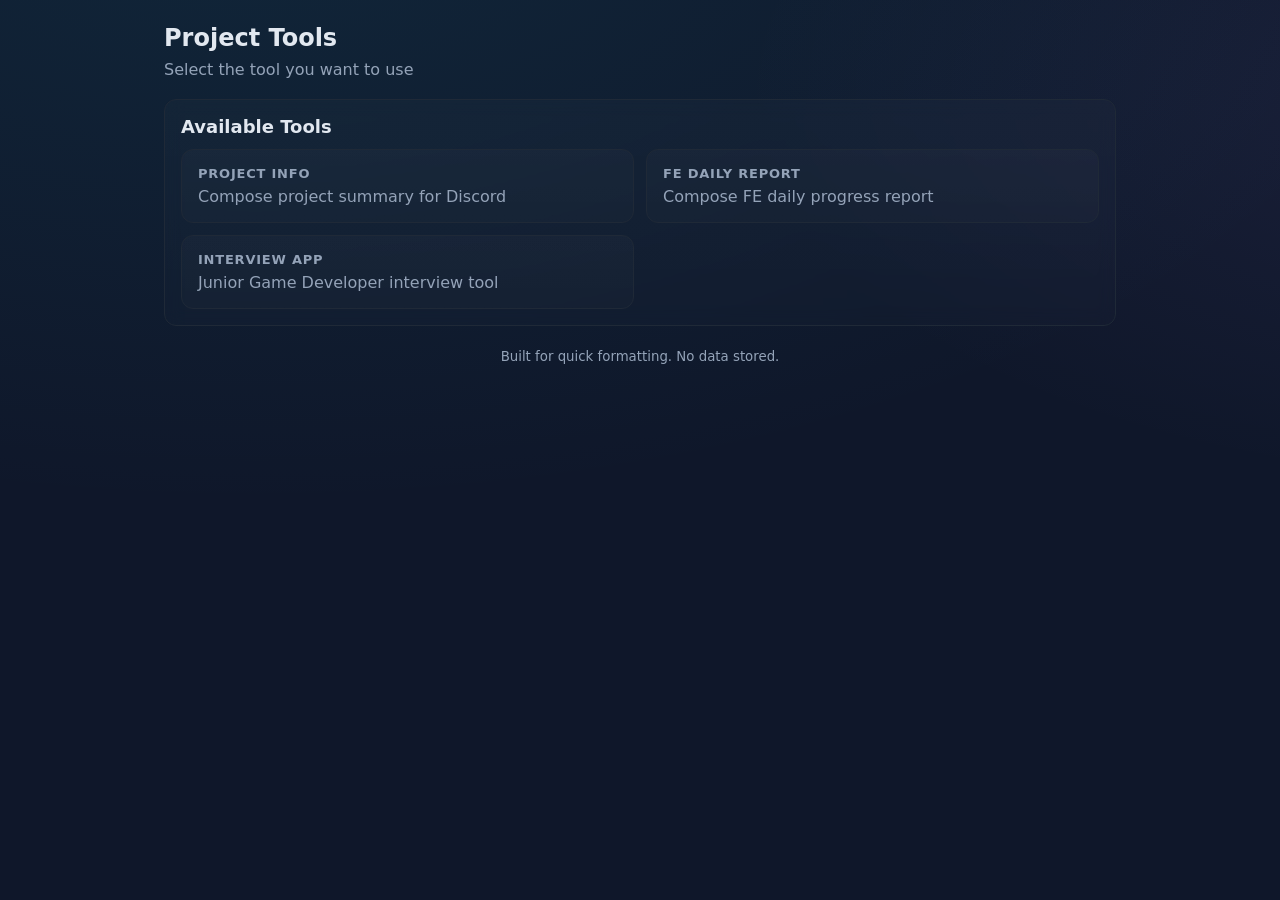
<file: index.html>
<!doctype html>
<html lang="vi">
  <head>
    <meta charset="utf-8" />
    <meta name="viewport" content="width=device-width, initial-scale=1" />
    <title>Project Tools Hub</title>
    <link rel="stylesheet" href="./assets/css/styles.css" />
  </head>
  <body>
    <main class="container">
      <header class="header">
        <div class="header-row">
          <div>
            <h1>Project Tools</h1>
            <p>Select the tool you want to use</p>
          </div>
        </div>
      </header>

      <section class="panel">
        <h2>Available Tools</h2>
        <div class="tool-grid">
          <a class="tool-card" href="./apps/project-info/index.html">
            <h3>Project Info</h3>
            <p>Compose project summary for Discord</p>
          </a>
          <a class="tool-card" href="./apps/daily-report/index.html">
            <h3>FE Daily Report</h3>
            <p>Compose FE daily progress report</p>
          </a>
          <a class="tool-card" href="./apps/interview/interview-app.html">
            <h3>Interview App</h3>
            <p>Junior Game Developer interview tool</p>
          </a>
        </div>
      </section>

      <footer class="footer">
        <small>Built for quick formatting. No data stored.</small>
      </footer>
    </main>
  </body>
  </html>
</file>
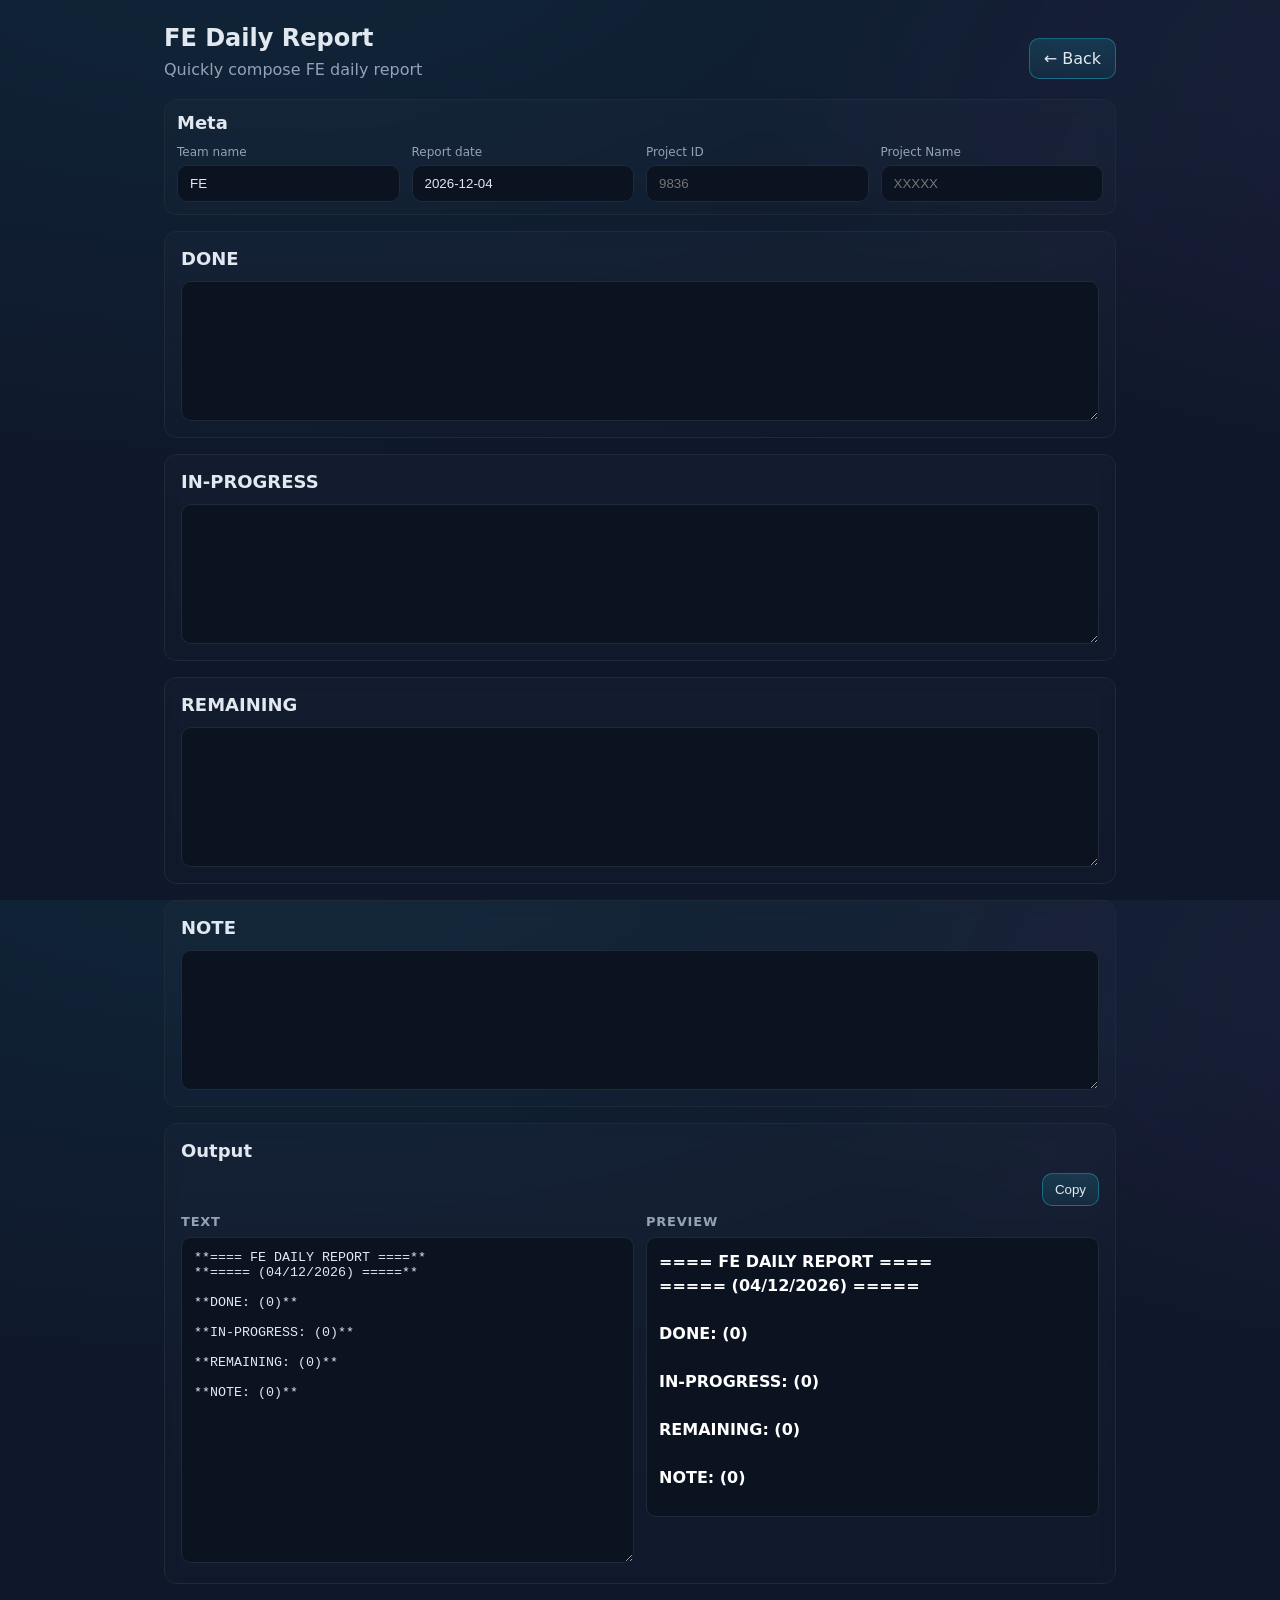
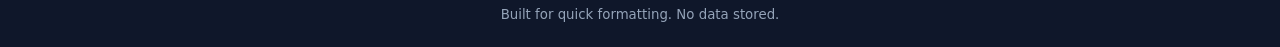
<file: apps/daily-report/index.html>
<!doctype html>
<html lang="vi">
  <head>
    <meta charset="utf-8" />
    <meta name="viewport" content="width=device-width, initial-scale=1" />
    <title>FE Daily Report - Project Tools</title>
    <link rel="stylesheet" href="../../assets/css/styles.css" />
  </head>
  <body>
    <main class="container">
      <header class="header">
        <div class="header-row">
          <div>
            <h1>FE Daily Report</h1>
            <p>Quickly compose FE daily report</p>
          </div>
          <a href="../../index.html" class="btn">← Back</a>
        </div>
      </header>

      <section class="panel compact">
        <h2>Meta</h2>
        <div class="compact-grid">
          <label class="field">
            <span>Team name</span>
            <input id="dailyTeam" type="text" placeholder="FE" />
          </label>
          <label class="field">
            <span>Report date</span>
            <div class="date-inline">
              <input id="dailyDate" type="text" placeholder="YYYY-MM-DD" />
            </div>
          </label>
          <label class="field">
            <span>Project ID</span>
            <input id="dailyProjectId" type="text" placeholder="9836" />
          </label>
          <label class="field">
            <span>Project Name</span>
            <input id="dailyProjectName" type="text" placeholder="XXXXX" />
          </label>
        </div>
      </section>

      <section class="panel">
        <h2>DONE</h2>
        <label class="field">
          <textarea id="dailyDone" rows="6" spellcheck="false"></textarea>
        </label>
      </section>

      <section class="panel">
        <h2>IN-PROGRESS</h2>
        <label class="field">
          <textarea id="dailyInProgress" rows="6" spellcheck="false"></textarea>
        </label>
      </section>

      <section class="panel">
        <h2>REMAINING</h2>
        <label class="field">
          <textarea id="dailyRemaining" rows="6" spellcheck="false"></textarea>
        </label>
      </section>

      <section class="panel">
        <h2>NOTE</h2>
        <label class="field">
          <textarea id="dailyNote" rows="6" spellcheck="false"></textarea>
        </label>
      </section>

      <section class="panel">
        <h2>Output</h2>
        <div class="output-actions">
          <button id="btnDailyCopyTop">Copy</button>
        </div>
        <div class="grid" style="grid-template-columns: 1fr 1fr; gap: 12px;">
          <div>
            <h3 style="margin: 0 0 8px;">Text</h3>
            <textarea id="outputDaily" rows="20" spellcheck="false"></textarea>
          </div>
          <div>
            <h3 style="margin: 0 0 8px;">Preview</h3>
            <div id="previewDaily" class="preview-box"></div>
          </div>
        </div>
      </section>

      <footer class="footer">
        <small>Built for quick formatting. No data stored.</small>
      </footer>
      <div id="toast" class="toast" aria-live="polite" aria-atomic="true"></div>
    </main>

    <script src="./app.js"></script>
  </body>
  </html>
</file>
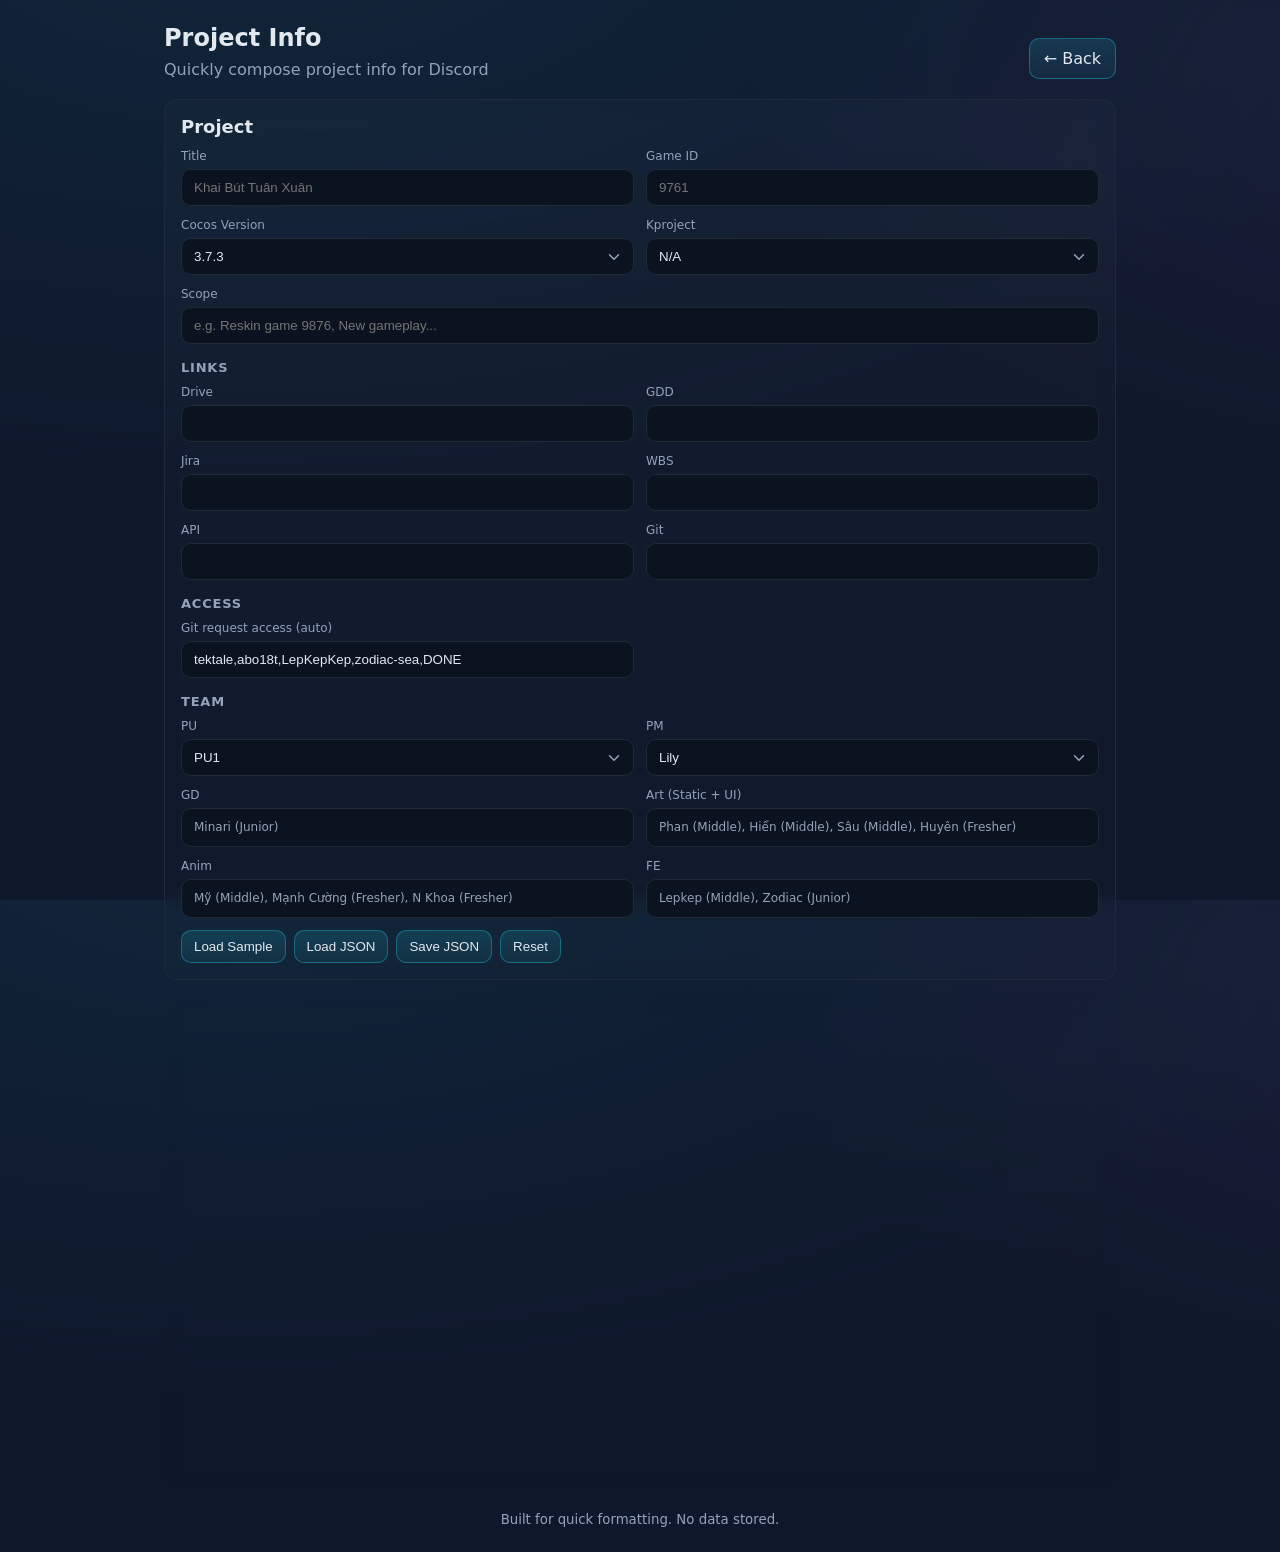
<file: apps/project-info/index.html>
<!doctype html>
<html lang="vi">
  <head>
    <meta charset="utf-8" />
    <meta name="viewport" content="width=device-width, initial-scale=1" />
    <title>Project Info - Project Tools</title>
    <link rel="stylesheet" href="../../assets/css/styles.css" />
  </head>
  <body>
    <main class="container">
      <header class="header">
        <div class="header-row">
          <div>
            <h1>Project Info</h1>
            <p>Quickly compose project info for Discord</p>
          </div>
          <a href="../../index.html" class="btn">← Back</a>
        </div>
      </header>

      <section class="panel">
        <h2>Project</h2>
        <form id="infoForm" autocomplete="off">
          <div class="grid">
            <label class="field">
              <span>Title</span>
              <input id="title" type="text" placeholder="Khai Bút Tuân Xuân" />
            </label>

            <label class="field">
              <span>Game ID</span>
              <input id="gameId" type="text" placeholder="9761" />
            </label>

            <label class="field">
              <span>Cocos Version</span>
              <select id="cocosVersion"></select>
            </label>

            <label class="field">
              <span>Kproject</span>
              <select id="kproject"></select>
            </label>

            <label class="field" style="grid-column: 1 / -1;">
              <span>Scope</span>
              <input id="scope" type="text" placeholder="e.g. Reskin game 9876, New gameplay..." />
            </label>
          </div>

          <div class="links">
            <h3>Links</h3>
            <div class="grid">
              <label class="field"><span>Drive</span><input id="linkDrive" type="url" /></label>
              <label class="field"><span>GDD</span><input id="linkGdd" type="url" /></label>
              <label class="field"><span>Jira</span><input id="linkJira" type="url" /></label>
              <label class="field"><span>WBS</span><input id="linkWbs" type="url" /></label>
              <label class="field"><span>API</span><input id="linkApi" type="url" /></label>
              <label class="field"><span>Git</span><input id="linkGit" type="url" /></label>
            </div>
          </div>

          <div class="links">
            <h3>Access</h3>
            <div class="grid">
              <label class="field">
                <span>Git request access (auto)</span>
                <input id="gitRequestAccess" type="text" placeholder="auto generated" disabled />
              </label>
            </div>
          </div>

          <div class="links">
            <h3>Team</h3>
            <div class="grid">
              <label class="field"><span>PU</span><select id="puSelect"></select></label>
              <label class="field"><span>PM</span><select id="pm"></select></label>
              <label class="field"><span>GD</span><span id="gdDisplay" class="member-display"></span></label>
              <label class="field"><span>Art (Static + UI)</span><span id="artDisplay" class="member-display"></span></label>
              <label class="field"><span>Anim</span><span id="animDisplay" class="member-display"></span></label>
              <label class="field"><span>FE</span><span id="feDisplay" class="member-display"></span></label>
            </div>
          </div>

          <div class="actions">
            <button type="button" id="btnSample">Load Sample</button>
            <button type="button" id="btnLoad">Load JSON</button>
            <button type="button" id="btnSave">Save JSON</button>
            <button type="reset" id="btnReset">Reset</button>
          </div>
          <input type="file" id="fileLoader" accept="application/json" style="display:none" />
        </form>
      </section>

      <section class="panel">
        <h2>Output</h2>
        <div class="output-actions">
          <button id="btnCopy">Copy</button>
        </div>
        <div class="grid" style="grid-template-columns: 1fr 1fr; gap: 12px;">
          <div>
            <h3 style="margin: 0 0 8px;">Text</h3>
            <textarea id="output" rows="20" spellcheck="false"></textarea>
          </div>
          <div>
            <h3 style="margin: 0 0 8px;">Preview</h3>
            <div id="previewInfo" class="preview-box"></div>
          </div>
        </div>
      </section>

      <footer class="footer">
        <small>Built for quick formatting. No data stored.</small>
      </footer>
      <div id="toast" class="toast" aria-live="polite" aria-atomic="true"></div>
    </main>

    <script src="./app.js"></script>
  </body>
  </html>
</file>
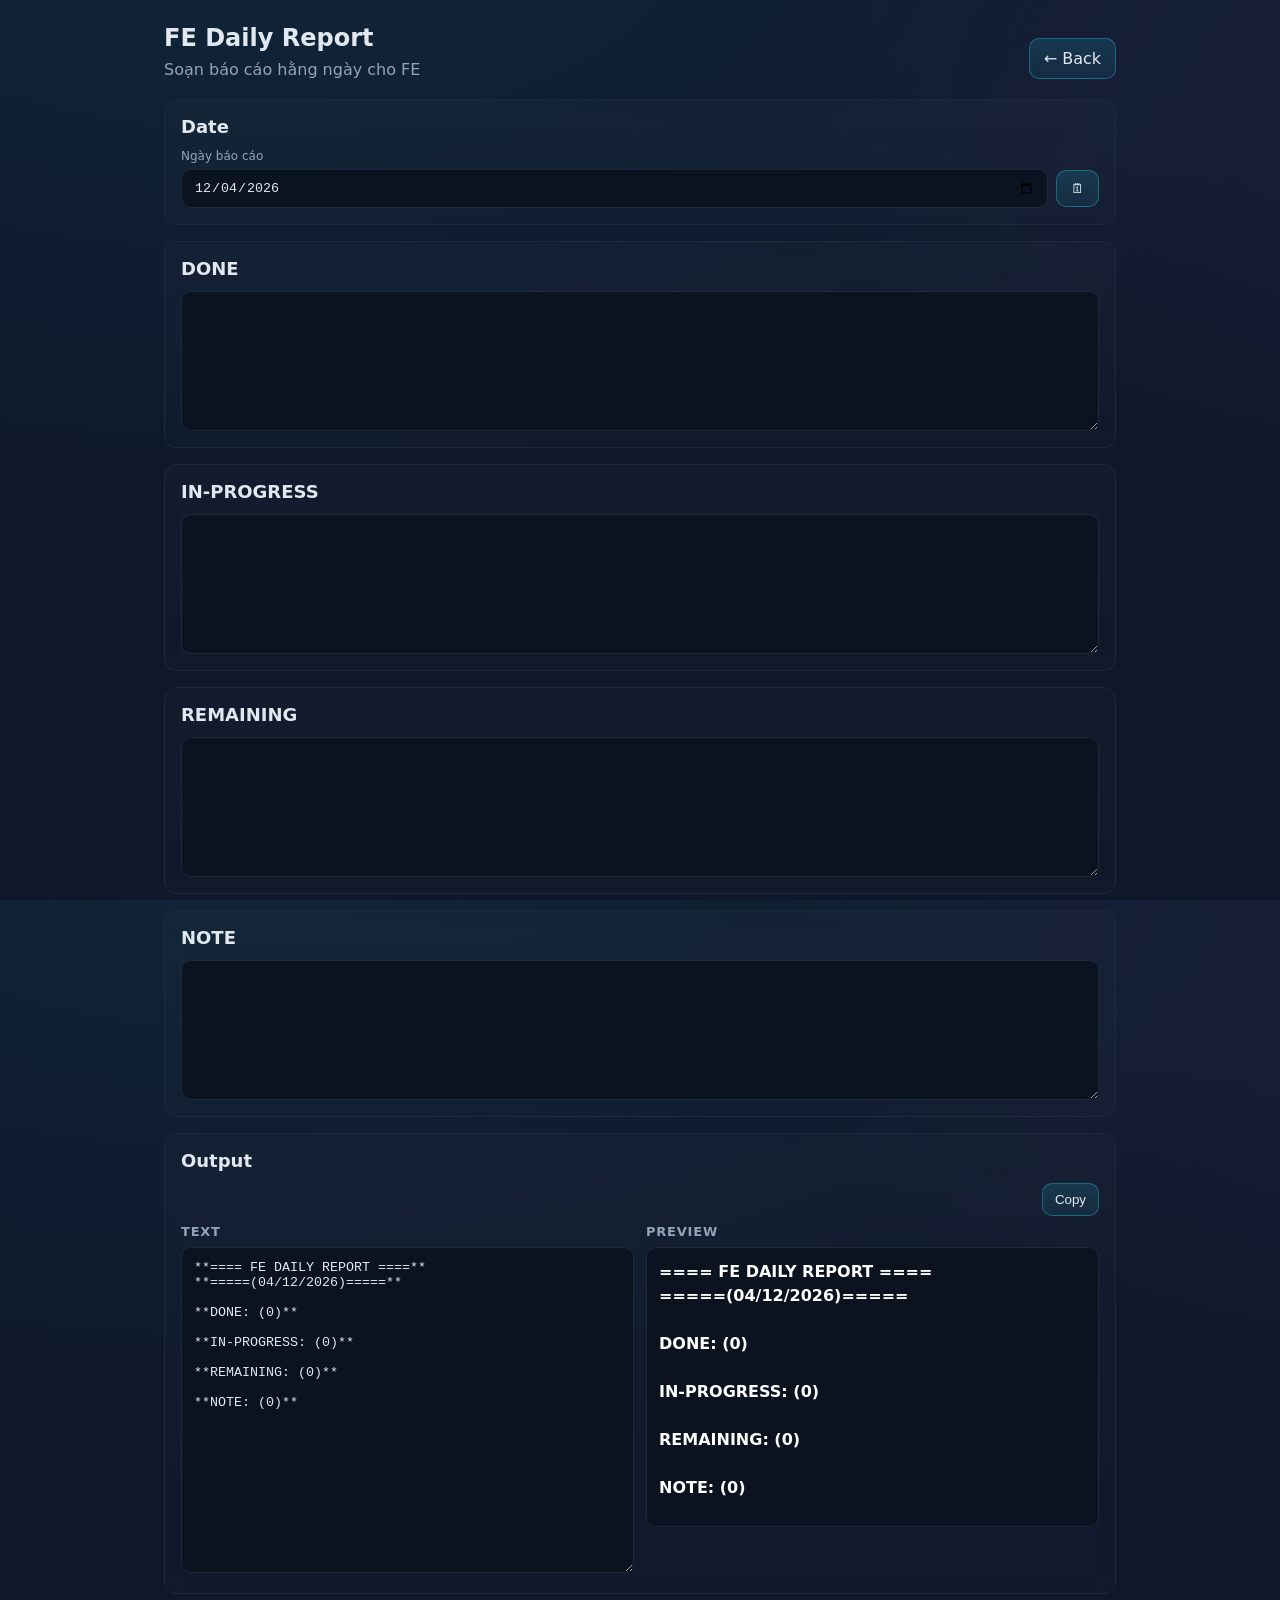
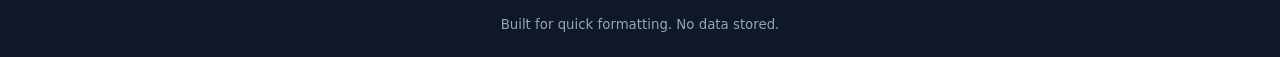
<file: daily.html>
<!doctype html>
<html lang="vi">
  <head>
    <meta charset="utf-8" />
    <meta name="viewport" content="width=device-width, initial-scale=1" />
    <title>FE Daily Report - Project Tools</title>
    <link rel="stylesheet" href="./styles.css" />
  </head>
  <body>
    <main class="container">
      <header class="header">
        <div class="header-row">
          <div>
            <h1>FE Daily Report</h1>
            <p>Soạn báo cáo hằng ngày cho FE</p>
          </div>
          <a href="./index.html" class="btn">← Back</a>
        </div>
      </header>

      <section class="panel">
        <h2>Date</h2>
        <form id="dailyForm" autocomplete="off">
          <label class="field">
            <span>Ngày báo cáo</span>
            <div class="date-inline">
              <input id="dailyDate" type="date" />
              <button type="button" id="btnOpenDate" class="btn" aria-label="Open date picker">🗓</button>
            </div>
          </label>
        </form>
      </section>

      <section class="panel">
        <h2>DONE</h2>
        <label class="field">
          <textarea id="dailyDone" rows="6" spellcheck="false"></textarea>
        </label>
      </section>

      <section class="panel">
        <h2>IN-PROGRESS</h2>
        <label class="field">
          <textarea id="dailyInProgress" rows="6" spellcheck="false"></textarea>
        </label>
      </section>

      <section class="panel">
        <h2>REMAINING</h2>
        <label class="field">
          <textarea id="dailyRemaining" rows="6" spellcheck="false"></textarea>
        </label>
      </section>

      <section class="panel">
        <h2>NOTE</h2>
        <label class="field">
          <textarea id="dailyNote" rows="6" spellcheck="false"></textarea>
        </label>
      </section>

      <section class="panel">
        <h2>Output</h2>
        <div class="output-actions">
          <button id="btnDailyCopyTop">Copy</button>
        </div>
        <div class="grid" style="grid-template-columns: 1fr 1fr; gap: 12px;">
          <div>
            <h3 style="margin: 0 0 8px;">Text</h3>
            <textarea id="outputDaily" rows="20" spellcheck="false"></textarea>
          </div>
          <div>
            <h3 style="margin: 0 0 8px;">Preview</h3>
            <div id="previewDaily" class="preview-box"></div>
          </div>
        </div>
      </section>

      <footer class="footer">
        <small>Built for quick formatting. No data stored.</small>
      </footer>
      <div id="toast" class="toast" aria-live="polite" aria-atomic="true"></div>
    </main>

    <script src="./daily-app.js"></script>
  </body>
  </html>
</file>
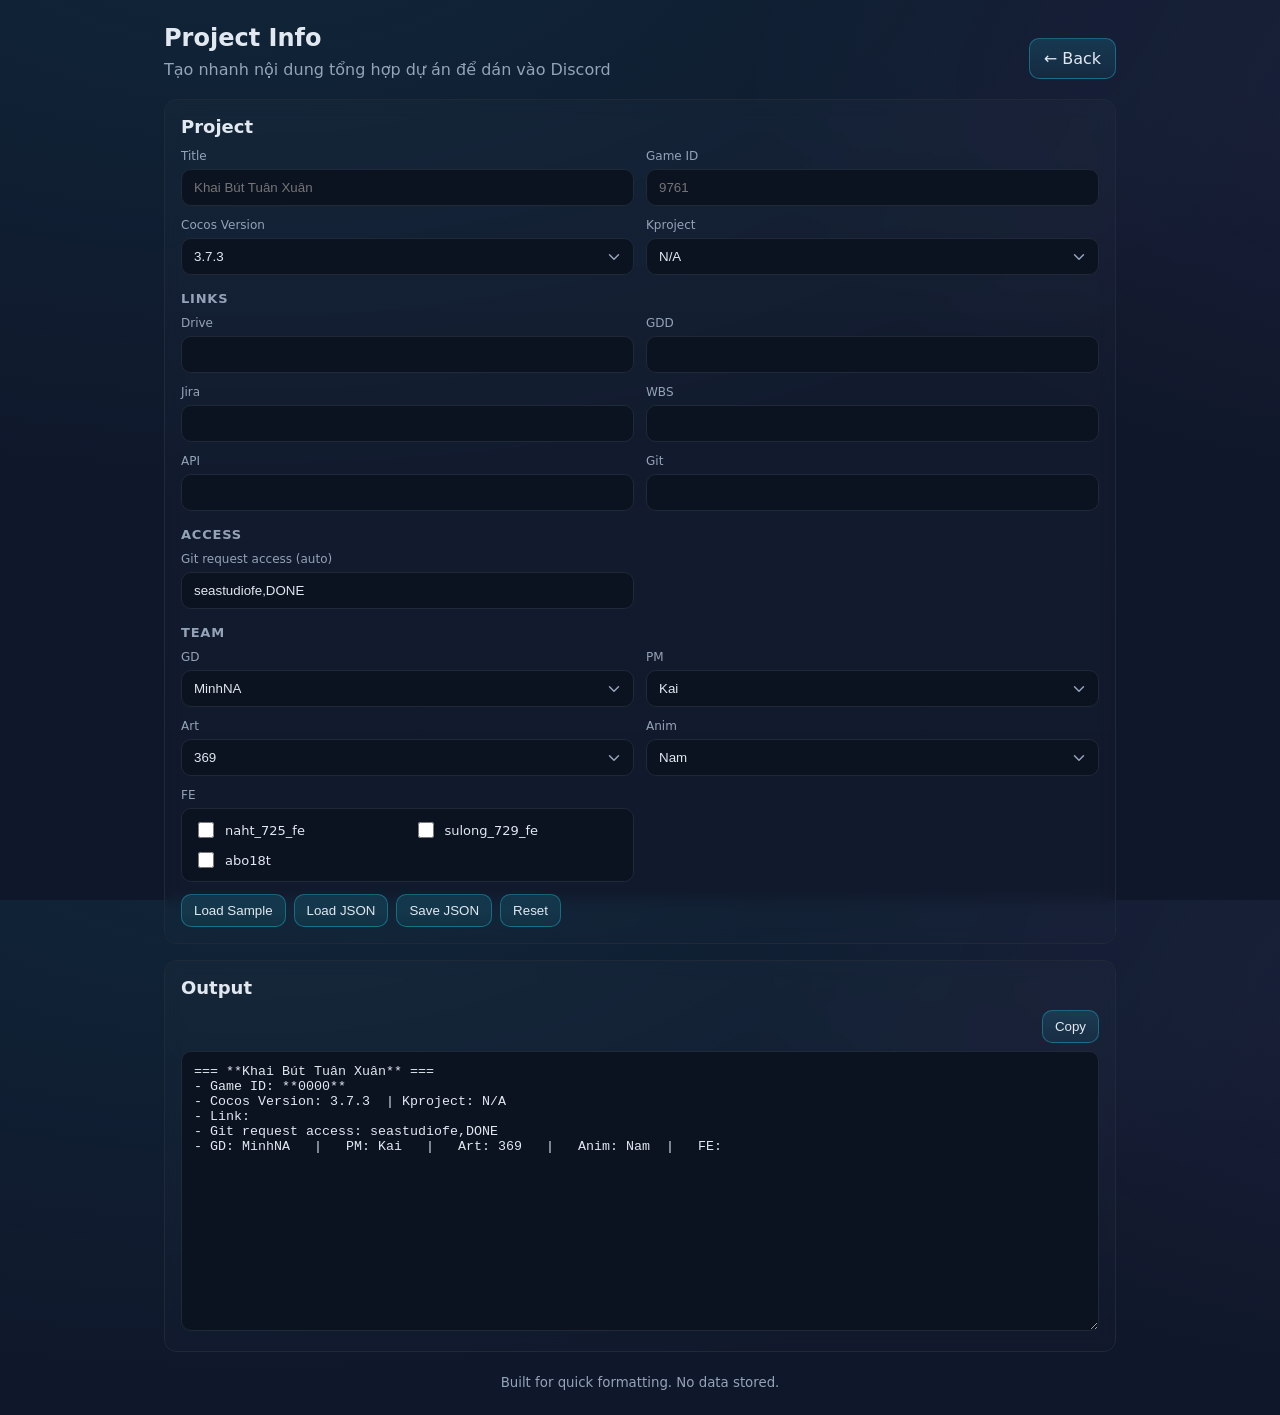
<file: discord.html>
<!doctype html>
<html lang="vi">
  <head>
    <meta charset="utf-8" />
    <meta name="viewport" content="width=device-width, initial-scale=1" />
    <title>Project Info - Project Tools</title>
    <link rel="stylesheet" href="./styles.css" />
  </head>
  <body>
    <main class="container">
      <header class="header">
        <div class="header-row">
          <div>
            <h1>Project Info</h1>
            <p>Tạo nhanh nội dung tổng hợp dự án để dán vào Discord</p>
          </div>
          <a href="./index.html" class="btn">← Back</a>
        </div>
      </header>

      <section class="panel">
        <h2>Project</h2>
        <form id="infoForm" autocomplete="off">
          <div class="grid">
            <label class="field">
              <span>Title</span>
              <input id="title" type="text" placeholder="Khai Bút Tuân Xuân" />
            </label>

            <label class="field">
              <span>Game ID</span>
              <input id="gameId" type="text" placeholder="9761" />
            </label>

            <label class="field">
              <span>Cocos Version</span>
              <select id="cocosVersion"></select>
            </label>

            <label class="field">
              <span>Kproject</span>
              <select id="kproject"></select>
            </label>
          </div>

          <div class="links">
            <h3>Links</h3>
            <div class="grid">
              <label class="field"><span>Drive</span><input id="linkDrive" type="url" /></label>
              <label class="field"><span>GDD</span><input id="linkGdd" type="url" /></label>
              <label class="field"><span>Jira</span><input id="linkJira" type="url" /></label>
              <label class="field"><span>WBS</span><input id="linkWbs" type="url" /></label>
              <label class="field"><span>API</span><input id="linkApi" type="url" /></label>
              <label class="field"><span>Git</span><input id="linkGit" type="url" /></label>
            </div>
          </div>

          <div class="links">
            <h3>Access</h3>
            <div class="grid">
              <label class="field">
                <span>Git request access (auto)</span>
                <input id="gitRequestAccess" type="text" placeholder="auto generated" disabled />
              </label>
            </div>
          </div>

          <div class="links">
            <h3>Team</h3>
            <div class="grid">
              <label class="field"><span>GD</span><select id="gd"></select></label>
              <label class="field"><span>PM</span><select id="pm"></select></label>
              <label class="field"><span>Art</span><select id="art"></select></label>
              <label class="field"><span>Anim</span><select id="anim"></select></label>
              <label class="field">
                <span>FE</span>
                <div id="feContainer" class="checkbox-list"></div>
              </label>
            </div>
          </div>

          <div class="actions">
            <button type="button" id="btnSample">Load Sample</button>
            <button type="button" id="btnLoad">Load JSON</button>
            <button type="button" id="btnSave">Save JSON</button>
            <button type="reset" id="btnReset">Reset</button>
          </div>
          <input type="file" id="fileLoader" accept="application/json" style="display:none" />
        </form>
      </section>

      <section class="panel">
        <h2>Output</h2>
        <div class="output-actions">
          <button id="btnCopy">Copy</button>
        </div>
        <textarea id="output" rows="12" spellcheck="false"></textarea>
      </section>

      <footer class="footer">
        <small>Built for quick formatting. No data stored.</small>
      </footer>
      <div id="toast" class="toast" aria-live="polite" aria-atomic="true"></div>
    </main>

    <script src="./discord-app.js"></script>
  </body>
  </html>
</file>
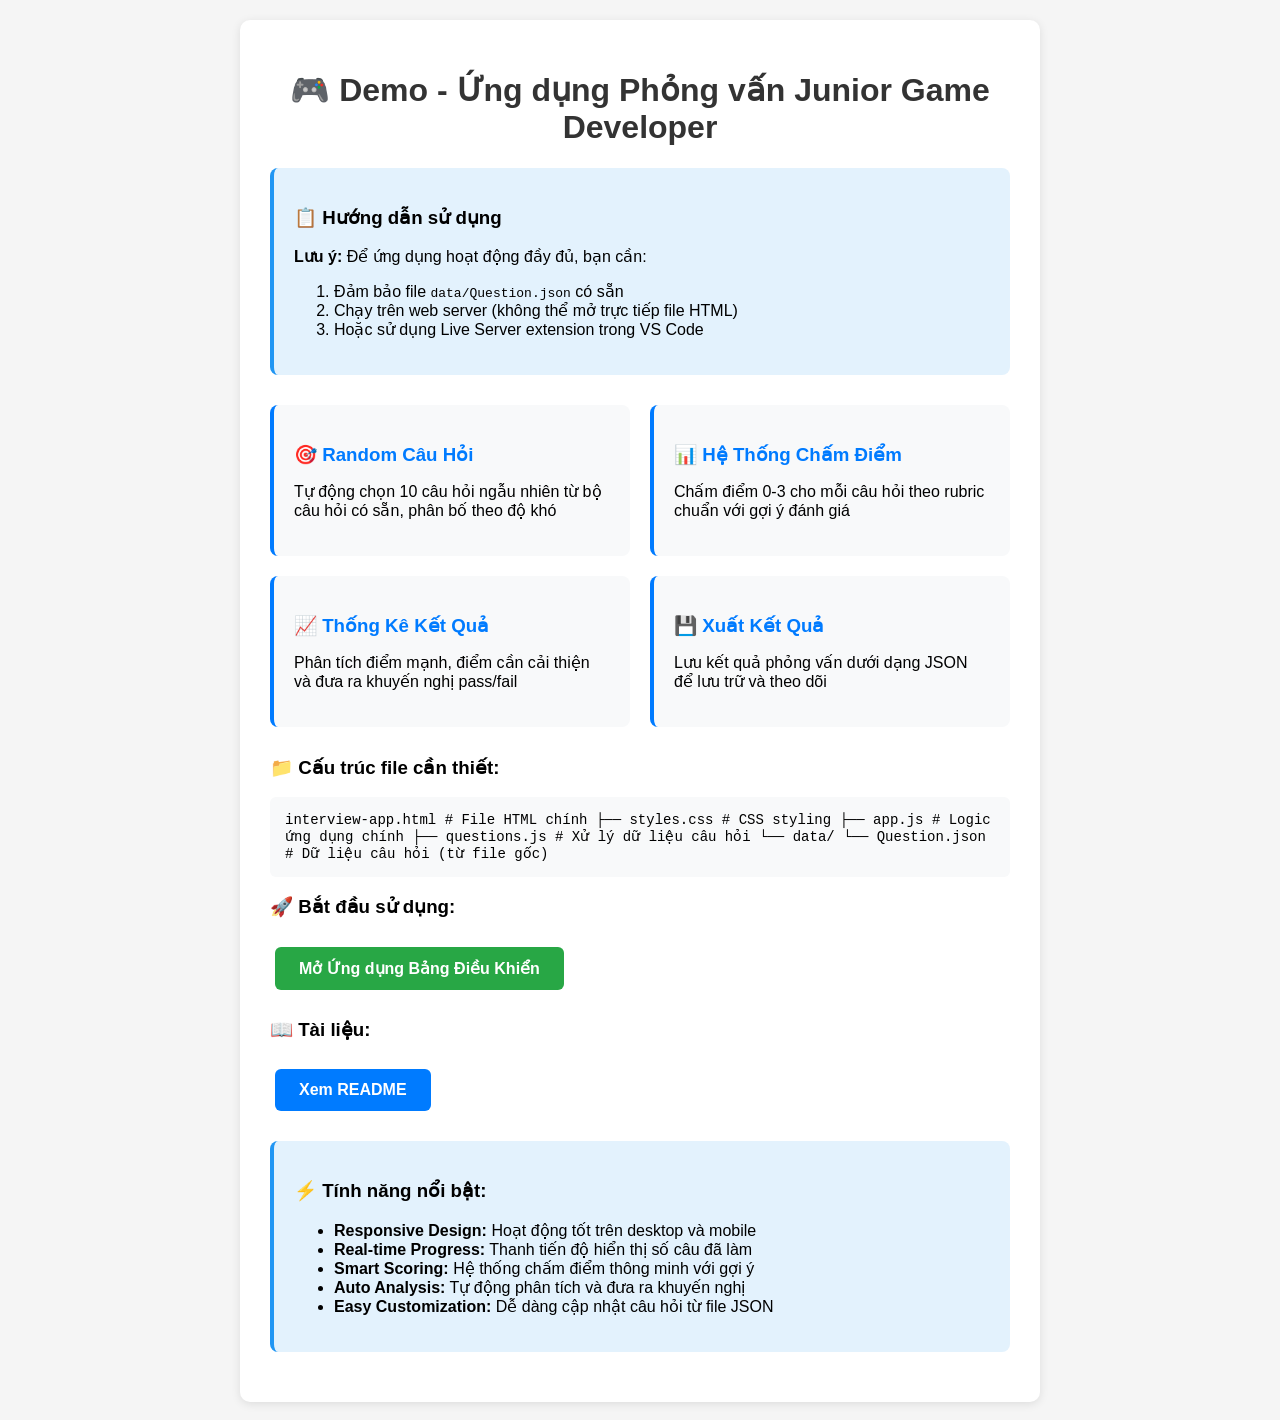
<file: apps/interview/demo.html>
<!DOCTYPE html>
<html lang="vi">
<head>
    <meta charset="UTF-8">
    <meta name="viewport" content="width=device-width, initial-scale=1.0">
    <title>Demo - Phỏng vấn Junior Game Developer</title>
    <style>
        body {
            font-family: Arial, sans-serif;
            max-width: 800px;
            margin: 0 auto;
            padding: 20px;
            background: #f5f5f5;
        }
        .demo-container {
            background: white;
            padding: 30px;
            border-radius: 10px;
            box-shadow: 0 2px 10px rgba(0,0,0,0.1);
        }
        h1 {
            color: #333;
            text-align: center;
        }
        .feature-list {
            display: grid;
            grid-template-columns: repeat(auto-fit, minmax(250px, 1fr));
            gap: 20px;
            margin: 30px 0;
        }
        .feature-item {
            background: #f8f9fa;
            padding: 20px;
            border-radius: 8px;
            border-left: 4px solid #007bff;
        }
        .feature-item h3 {
            color: #007bff;
            margin-bottom: 10px;
        }
        .btn {
            display: inline-block;
            background: #007bff;
            color: white;
            padding: 12px 24px;
            text-decoration: none;
            border-radius: 6px;
            font-weight: bold;
            margin: 10px 5px;
            transition: background 0.3s;
        }
        .btn:hover {
            background: #0056b3;
        }
        .btn-success {
            background: #28a745;
        }
        .btn-success:hover {
            background: #1e7e34;
        }
        .instructions {
            background: #e3f2fd;
            padding: 20px;
            border-radius: 8px;
            border-left: 4px solid #2196F3;
            margin: 20px 0;
        }
        .file-structure {
            background: #f8f9fa;
            padding: 15px;
            border-radius: 6px;
            font-family: monospace;
            font-size: 14px;
            margin: 15px 0;
        }
    </style>
</head>
<body>
    <div class="demo-container">
        <h1>🎮 Demo - Ứng dụng Phỏng vấn Junior Game Developer</h1>

        <div class="instructions">
            <h3>📋 Hướng dẫn sử dụng</h3>
            <p><strong>Lưu ý:</strong> Để ứng dụng hoạt động đầy đủ, bạn cần:</p>
            <ol>
                <li>Đảm bảo file <code>data/Question.json</code> có sẵn</li>
                <li>Chạy trên web server (không thể mở trực tiếp file HTML)</li>
                <li>Hoặc sử dụng Live Server extension trong VS Code</li>
            </ol>
        </div>

        <div class="feature-list">
            <div class="feature-item">
                <h3>🎯 Random Câu Hỏi</h3>
                <p>Tự động chọn 10 câu hỏi ngẫu nhiên từ bộ câu hỏi có sẵn, phân bố theo độ khó</p>
            </div>

            <div class="feature-item">
                <h3>📊 Hệ Thống Chấm Điểm</h3>
                <p>Chấm điểm 0-3 cho mỗi câu hỏi theo rubric chuẩn với gợi ý đánh giá</p>
            </div>

            <div class="feature-item">
                <h3>📈 Thống Kê Kết Quả</h3>
                <p>Phân tích điểm mạnh, điểm cần cải thiện và đưa ra khuyến nghị pass/fail</p>
            </div>

            <div class="feature-item">
                <h3>💾 Xuất Kết Quả</h3>
                <p>Lưu kết quả phỏng vấn dưới dạng JSON để lưu trữ và theo dõi</p>
            </div>
        </div>

        <h3>📁 Cấu trúc file cần thiết:</h3>
        <div class="file-structure">
interview-app.html    # File HTML chính
├── styles.css        # CSS styling
├── app.js           # Logic ứng dụng chính
├── questions.js     # Xử lý dữ liệu câu hỏi
└── data/
    └── Question.json # Dữ liệu câu hỏi (từ file gốc)
        </div>

        <h3>🚀 Bắt đầu sử dụng:</h3>
        <a href="interview-app.html" class="btn btn-success">Mở Ứng dụng Bảng Điều Khiển</a>

        <h3>📖 Tài liệu:</h3>
        <a href="README.md" class="btn">Xem README</a>

        <div class="instructions">
            <h3>⚡ Tính năng nổi bật:</h3>
            <ul>
                <li><strong>Responsive Design:</strong> Hoạt động tốt trên desktop và mobile</li>
                <li><strong>Real-time Progress:</strong> Thanh tiến độ hiển thị số câu đã làm</li>
                <li><strong>Smart Scoring:</strong> Hệ thống chấm điểm thông minh với gợi ý</li>
                <li><strong>Auto Analysis:</strong> Tự động phân tích và đưa ra khuyến nghị</li>
                <li><strong>Easy Customization:</strong> Dễ dàng cập nhật câu hỏi từ file JSON</li>
            </ul>
        </div>
    </div>
</body>
</html>
</file>
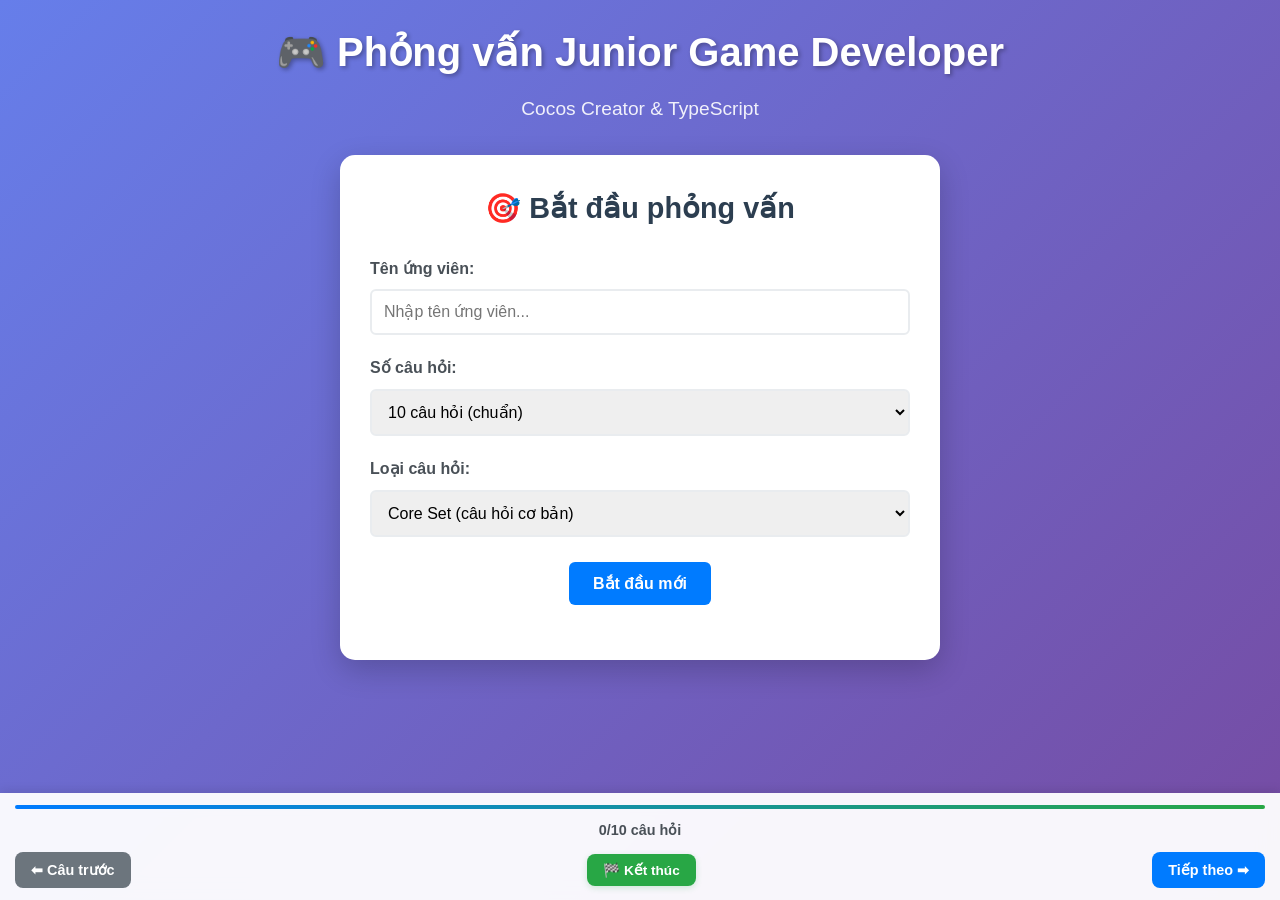
<file: apps/interview/interview-app.html>
<!DOCTYPE html>
<html lang="vi">
<head>
    <meta charset="UTF-8">
    <meta name="viewport" content="width=device-width, initial-scale=1.0">
    <title>Phỏng vấn Junior Game Developer - Cocos Creator</title>
    <link rel="stylesheet" href="styles.css">
</head>
<body>
    <div class="container">
        <header>
            <h1>🎮 Phỏng vấn Junior Game Developer</h1>
            <p>Cocos Creator & TypeScript</p>
        </header>

        <div class="start-panel" id="startPanel">
            <h2>🎯 Bắt đầu phỏng vấn</h2>
            <div class="start-form">
                <div class="form-group">
                    <label for="candidateName">Tên ứng viên:</label>
                    <input type="text" id="candidateName" placeholder="Nhập tên ứng viên..." required>
                </div>
                <div class="form-group">
                    <label for="questionCount">Số câu hỏi:</label>
                    <select id="questionCount">
                        <option value="5">5 câu hỏi (nhanh)</option>
                        <option value="10" selected>10 câu hỏi (chuẩn)</option>
                        <option value="15">15 câu hỏi (đầy đủ)</option>
                    </select>
                </div>
                <div class="form-group">
                    <label for="interviewType">Loại câu hỏi:</label>
                    <select id="interviewType">
                        <option value="core" selected>Core Set (câu hỏi cơ bản)</option>
                        <option value="full">Full Set (bao gồm câu nâng cao)</option>
                    </select>
                </div>
                <div class="form-actions">
                    <button id="startNewInterview" class="btn btn-primary">Bắt đầu mới</button>
                    <button id="resumeInterview" class="btn btn-secondary" style="display: none;">Tiếp tục phỏng vấn</button>
                    <button id="clearSession" class="btn btn-danger" style="display: none;">🗑️ Xóa session</button>
                </div>
            </div>
            <div class="session-info" id="sessionInfo" style="display: none;">
                <h3>📋 Thông tin phiên phỏng vấn</h3>
                <div class="session-details">
                    <p><strong>Ứng viên:</strong> <span id="sessionCandidateName"></span></p>
                    <p><strong>Bắt đầu:</strong> <span id="sessionStartTime"></span></p>
                    <p><strong>Tiến độ:</strong> <span id="sessionProgress"></span></p>
                </div>
            </div>
        </div>

        <div class="interview-panel" id="interviewPanel" style="display: none;">
            <div class="question-section">
                <div class="question-header">
                    <button id="backToMain" class="btn-back">🏠</button>
                    <div class="question-tags">
                        <span class="question-id" id="questionId">A1</span>
                        <span class="question-group" id="questionGroup">Engine</span>
                    </div>
                </div>

                <div class="question-content">
                    <h2 id="questionText">Câu hỏi sẽ hiển thị ở đây...</h2>
                    <div class="question-goal">
                        <strong>Mục tiêu:</strong> <span id="questionGoal">Mục tiêu câu hỏi</span>
                    </div>
                    <div class="core-answer">
                        <strong>Đáp án cốt lõi:</strong>
                        <div id="coreAnswer" class="answer-content">Đáp án sẽ hiển thị ở đây...</div>

                        <div class="scoring-section">
                            <h4>📊 Đánh giá câu trả lời:</h4>
                            <div class="scoring-options">
                                <label class="score-option">
                                    <input type="radio" name="score" value="0">
                                    <span class="score-value">0 điểm</span>
                                    <span class="score-desc">Sai / Không chạm ý chính</span>
                                </label>
                                <label class="score-option">
                                    <input type="radio" name="score" value="1">
                                    <span class="score-value">1 điểm</span>
                                    <span class="score-desc">Đúng 1 phần nhỏ, thiếu cấu trúc</span>
                                </label>
                                <label class="score-option">
                                    <input type="radio" name="score" value="2">
                                    <span class="score-value">2 điểm</span>
                                    <span class="score-desc">Đủ ý cốt lõi cấp Junior</span>
                                </label>
                                <label class="score-option">
                                    <input type="radio" name="score" value="3">
                                    <span class="score-value">3 điểm</span>
                                    <span class="score-desc">Đầy đủ + best practice / cảnh báo / ví dụ</span>
                                </label>
                                <label class="score-option skip-option">
                                    <input type="radio" name="score" value="skip">
                                    <span class="score-value">⏭️ Skip</span>
                                    <span class="score-desc">Bỏ qua câu hỏi này</span>
                                </label>
                            </div>

                            <div class="upgrade-tips">
                                <strong>💡 Để đạt 3 điểm:</strong>
                                <ul id="upgradeTips"></ul>
                            </div>
                        </div>
                    </div>
                </div>

            </div>
        </div>

        <div class="results-panel" id="resultsPanel" style="display: none;">
            <h2>📊 Kết quả phỏng vấn</h2>

            <div class="score-summary">
                <div class="total-score">
                    <h3>Tổng điểm: <span id="totalScore">0</span>/<span id="maxScore">0</span></h3>
                    <div class="score-bar">
                        <div class="score-fill" id="scoreFill"></div>
                    </div>
                </div>

                <div class="group-scores">
                    <h4>Điểm theo nhóm:</h4>
                    <div class="group-stats" id="groupStats"></div>
                </div>
            </div>

            <div class="detailed-results">
                <div class="strengths">
                    <h3>✅ Điểm mạnh</h3>
                    <ul id="strengthsList"></ul>
                </div>

                <div class="improvements">
                    <h3>⚠️ Điểm cần lưu ý</h3>
                    <ul id="improvementsList"></ul>
                </div>
            </div>

            <div class="recommendation">
                <h3>🎯 Đánh giá tổng thể</h3>
                <div id="recommendation"></div>
            </div>

            <div class="actions">
                <button id="restartInterview" class="btn btn-primary">Bắt đầu phỏng vấn mới</button>
                <button id="exportResults" class="btn btn-success">📄 Xuất JSON</button>
                <button id="exportPDF" class="btn btn-secondary">📋 Xuất PDF</button>
            </div>
        </div>

        <div class="progress-bar">
            <div class="progress-fill" id="progressFill"></div>
            <span class="progress-text" id="progressText">0/10 câu hỏi</span>
            <div class="progress-actions">
                <button id="prevQuestion" class="btn btn-secondary btn-nav">⬅ Câu trước</button>
                <button id="finishInterview" class="btn btn-success btn-finish">🏁 Kết thúc</button>
                <button id="nextQuestion" class="btn btn-primary btn-nav">Tiếp theo ➡</button>
            </div>
        </div>
    </div>

    <script src="questions.js"></script>
    <script src="app.js"></script>
</body>
</html>
</file>
<file: assets/css/styles.css>
:root {
  --bg: #0f172a;
  --panel: #111827;
  --muted: #94a3b8;
  --text: #e2e8f0;
  --primary: #22d3ee;
  --accent: #a78bfa;
  --border: #1f2937;
}

* { box-sizing: border-box; }
html, body { height: 100%; }
body {
  margin: 0;
  font-family: ui-sans-serif, system-ui, -apple-system, Segoe UI, Roboto, Ubuntu, Cantarell, Noto Sans, Helvetica Neue, Arial, "Apple Color Emoji", "Segoe UI Emoji";
  background: radial-gradient(1200px 600px at 20% -10%, rgba(34,211,238,0.08), transparent),
              radial-gradient(800px 400px at 120% 10%, rgba(167,139,250,0.08), transparent),
              var(--bg);
  color: var(--text);
}

.container {
  max-width: 1000px;
  margin: 0 auto;
  padding: 24px;
}

.header h1 { margin: 0 0 8px; font-size: 24px; }
.header p { margin: 0; color: var(--muted); }
.header-row { display: flex; justify-content: space-between; align-items: flex-end; gap: 12px; }
.tool-picker { display: flex; flex-direction: column; gap: 6px; }
.tool-picker span { font-size: 12px; color: var(--muted); }

.panel {
  margin-top: 20px;
  background: linear-gradient(180deg, rgba(255,255,255,0.02), rgba(255,255,255,0.01));
  border: 1px solid var(--border);
  border-radius: 12px;
  padding: 16px;
  backdrop-filter: blur(8px);
}
.panel + .panel { margin-top: 16px; }

.hidden { display: none; }

.panel h2 { margin: 0 0 12px; font-size: 18px; }
.panel h3 { margin: 16px 0 10px; font-size: 13px; color: var(--muted); font-weight: 700; text-transform: uppercase; letter-spacing: 0.06em; }

.grid { display: grid; grid-template-columns: repeat(2, minmax(0, 1fr)); gap: 12px; }
.compact-grid { display: grid; grid-template-columns: repeat(4, minmax(0, 1fr)); gap: 12px; }
.panel.compact { padding: 12px; }

.field { display: flex; flex-direction: column; gap: 6px; }
.field span { font-size: 12px; color: var(--muted); }
.field input, .field select {
  width: 100%;
  padding: 10px 12px;
  border-radius: 10px;
  border: 1px solid var(--border);
  background: #0b1220;
  color: var(--text);
}
.date-inline { display: flex; gap: 8px; align-items: center; }
.date-inline input[type="date"] { flex: 1; }
.datepicker {
  position: absolute;
  z-index: 1000;
  background: #0b1220;
  border: 1px solid var(--border);
  border-radius: 10px;
  padding: 8px;
  box-shadow: 0 10px 30px rgba(0,0,0,0.4);
  color: var(--text);
}
.datepicker header { display: flex; justify-content: space-between; align-items: center; margin-bottom: 6px; }
.datepicker header .btn-sm { padding: 4px 8px; border-radius: 8px; border: 1px solid var(--border); background: #0b1220; color: var(--text); cursor: pointer; }
.datepicker header .title { font-size: 13px; color: var(--muted); }
.datepicker .grid { display: grid; grid-template-columns: repeat(7, 28px); gap: 4px; justify-items: center; }
.datepicker .day, .datepicker .wd { width: 28px; height: 28px; display: flex; align-items: center; justify-content: center; border-radius: 6px; font-size: 12px; }
.datepicker .wd { color: var(--muted); }
.datepicker .day:hover { background: rgba(34,211,238,0.15); cursor: pointer; }
.datepicker .day.today { outline: 1px dashed rgba(167,139,250,0.6); }
.datepicker .day.sel { background: rgba(34,211,238,0.25); }
.field textarea {
  width: 100%;
  padding: 12px;
  border-radius: 10px;
  border: 1px solid var(--border);
  background: #0b1220;
  color: var(--text);
  min-height: 140px;
  font-family: ui-monospace, SFMono-Regular, Menlo, Monaco, Consolas, Liberation Mono, monospace;
}
.field input:focus, .field select:focus { outline: 2px solid rgba(34,211,238,0.25); border-color: rgba(34,211,238,0.35); }
.field textarea:focus { outline: 2px solid rgba(34,211,238,0.25); border-color: rgba(34,211,238,0.35); }

/* Prettier dropdowns */
.field select {
  -webkit-appearance: none;
  -moz-appearance: none;
  appearance: none;
  padding-right: 38px;
  background-image: url("data:image/svg+xml,%3Csvg xmlns='http://www.w3.org/2000/svg' width='20' height='20' viewBox='0 0 24 24' fill='none' stroke='%2394a3b8' stroke-width='2' stroke-linecap='round' stroke-linejoin='round'%3E%3Cpolyline points='6 9 12 15 18 9'%3E%3C/polyline%3E%3C/svg%3E");
  background-repeat: no-repeat;
  background-position: right 10px center;
  background-size: 18px 18px;
}
.field select:hover { border-color: rgba(34,211,238,0.45); }
.field select:focus { outline: 2px solid rgba(167,139,250,0.3); border-color: rgba(167,139,250,0.6); }

select[multiple] {
  height: auto;
  min-height: 160px;
}

.checkbox-list {
  display: grid;
  grid-template-columns: repeat(2, minmax(0, 1fr));
  gap: 8px 12px;
  padding: 10px 12px;
  border-radius: 10px;
  border: 1px solid var(--border);
  background: #0b1220;
}

.checkbox-item { display: flex; align-items: center; gap: 8px; }
.checkbox-item input[type="checkbox"] { width: 16px; height: 16px; }
.checkbox-item label { font-size: 13px; color: var(--text); cursor: pointer; }

.member-display {
  display: block;
  padding: 10px 12px;
  border-radius: 10px;
  border: 1px solid var(--border);
  background: #0b1220;
  font-size: 13px;
  color: var(--text);
  min-height: 38px;
  line-height: 1.4;
}

/* Buttons and links */
.button-link, .btn {
  display: inline-block;
  padding: 10px 14px;
  border-radius: 10px;
  border: 1px solid rgba(34,211,238,0.35);
  background: linear-gradient(180deg, rgba(34,211,238,0.15), rgba(34,211,238,0.07));
  color: var(--text);
  text-decoration: none;
}
.button-link:hover, .btn:hover { filter: brightness(1.08); }

/* Hub cards */
.tool-grid { display: grid; grid-template-columns: repeat(2, minmax(0, 1fr)); gap: 12px; }
.tool-card {
  display: block;
  padding: 16px;
  border-radius: 12px;
  border: 1px solid var(--border);
  background: linear-gradient(180deg, rgba(255,255,255,0.02), rgba(255,255,255,0.01));
  color: var(--text);
  text-decoration: none;
}
.tool-card h3 { margin: 0 0 6px; }
.tool-card p { margin: 0; color: var(--muted); }
.tool-card:hover { border-color: rgba(34,211,238,0.45); }

.actions { margin-top: 12px; display: flex; gap: 8px; }
button {
  background: linear-gradient(180deg, rgba(34,211,238,0.15), rgba(34,211,238,0.07));
  border: 1px solid rgba(34,211,238,0.35);
  color: var(--text);
  padding: 8px 12px;
  border-radius: 10px;
  cursor: pointer;
}
button:hover { filter: brightness(1.1); }

.output-actions { display: flex; justify-content: flex-end; margin-bottom: 8px; }

.output-controls { display: flex; gap: 8px; justify-content: space-between; align-items: center; margin-bottom: 8px; }
.output-controls .right { display: flex; gap: 8px; align-items: center; }

textarea#output, textarea#outputDaily {
  width: 100%;
  min-height: 280px;
  resize: vertical;
  padding: 12px;
  border-radius: 10px;
  border: 1px solid var(--border);
  background: #0b1220;
  color: var(--text);
  font-family: ui-monospace, SFMono-Regular, Menlo, Monaco, Consolas, Liberation Mono, monospace;
}

.preview-box {
  width: 100%;
  min-height: 280px;
  padding: 12px;
  border-radius: 10px;
  border: 1px solid var(--border);
  background: #0b1220;
  color: var(--text);
  line-height: 1.5;
}
.preview-box a { color: var(--primary); text-decoration: underline; }
.preview-box strong { color: #fff; }

.footer { margin-top: 20px; color: var(--muted); text-align: center; }

@media (max-width: 680px) {
  .grid { grid-template-columns: 1fr; }
  .compact-grid { grid-template-columns: 1fr; }
}

/* Toast */
.toast {
  position: fixed;
  left: 50%;
  bottom: 24px;
  transform: translateX(-50%);
  background: rgba(15, 23, 42, 0.92);
  border: 1px solid var(--border);
  padding: 10px 14px;
  border-radius: 10px;
  color: var(--text);
  box-shadow: 0 8px 24px rgba(0,0,0,0.3);
  opacity: 0;
  pointer-events: none;
  transition: opacity 180ms ease, transform 180ms ease;
}
.toast.show {
  opacity: 1;
  transform: translateX(-50%) translateY(0);
}
.toast.success { border-color: rgba(34,211,238,0.45); }
.toast.error { border-color: rgba(248,113,113,0.6); }
</file>
<file: styles.css>
:root {
  --bg: #0f172a;
  --panel: #111827;
  --muted: #94a3b8;
  --text: #e2e8f0;
  --primary: #22d3ee;
  --accent: #a78bfa;
  --border: #1f2937;
}

* { box-sizing: border-box; }
html, body { height: 100%; }
body {
  margin: 0;
  font-family: ui-sans-serif, system-ui, -apple-system, Segoe UI, Roboto, Ubuntu, Cantarell, Noto Sans, Helvetica Neue, Arial, "Apple Color Emoji", "Segoe UI Emoji";
  background: radial-gradient(1200px 600px at 20% -10%, rgba(34,211,238,0.08), transparent),
              radial-gradient(800px 400px at 120% 10%, rgba(167,139,250,0.08), transparent),
              var(--bg);
  color: var(--text);
}

.container {
  max-width: 1000px;
  margin: 0 auto;
  padding: 24px;
}

.header h1 { margin: 0 0 8px; font-size: 24px; }
.header p { margin: 0; color: var(--muted); }
.header-row { display: flex; justify-content: space-between; align-items: flex-end; gap: 12px; }
.tool-picker { display: flex; flex-direction: column; gap: 6px; }
.tool-picker span { font-size: 12px; color: var(--muted); }

.panel {
  margin-top: 20px;
  background: linear-gradient(180deg, rgba(255,255,255,0.02), rgba(255,255,255,0.01));
  border: 1px solid var(--border);
  border-radius: 12px;
  padding: 16px;
  backdrop-filter: blur(8px);
}
.panel + .panel { margin-top: 16px; }

.hidden { display: none; }

.panel h2 { margin: 0 0 12px; font-size: 18px; }
.panel h3 { margin: 16px 0 10px; font-size: 13px; color: var(--muted); font-weight: 700; text-transform: uppercase; letter-spacing: 0.06em; }

.grid { display: grid; grid-template-columns: repeat(2, minmax(0, 1fr)); gap: 12px; }

.field { display: flex; flex-direction: column; gap: 6px; }
.field span { font-size: 12px; color: var(--muted); }
.field input, .field select {
  width: 100%;
  padding: 10px 12px;
  border-radius: 10px;
  border: 1px solid var(--border);
  background: #0b1220;
  color: var(--text);
}
.date-inline { display: flex; gap: 8px; align-items: center; }
.date-inline input[type="date"] { flex: 1; }
.field textarea {
  width: 100%;
  padding: 12px;
  border-radius: 10px;
  border: 1px solid var(--border);
  background: #0b1220;
  color: var(--text);
  min-height: 140px;
  font-family: ui-monospace, SFMono-Regular, Menlo, Monaco, Consolas, Liberation Mono, monospace;
}
.field input:focus, .field select:focus { outline: 2px solid rgba(34,211,238,0.25); border-color: rgba(34,211,238,0.35); }
.field textarea:focus { outline: 2px solid rgba(34,211,238,0.25); border-color: rgba(34,211,238,0.35); }

/* Prettier dropdowns */
.field select {
  -webkit-appearance: none;
  -moz-appearance: none;
  appearance: none;
  padding-right: 38px;
  background-image: url("data:image/svg+xml,%3Csvg xmlns='http://www.w3.org/2000/svg' width='20' height='20' viewBox='0 0 24 24' fill='none' stroke='%2394a3b8' stroke-width='2' stroke-linecap='round' stroke-linejoin='round'%3E%3Cpolyline points='6 9 12 15 18 9'%3E%3C/polyline%3E%3C/svg%3E");
  background-repeat: no-repeat;
  background-position: right 10px center;
  background-size: 18px 18px;
}
.field select:hover { border-color: rgba(34,211,238,0.45); }
.field select:focus { outline: 2px solid rgba(167,139,250,0.3); border-color: rgba(167,139,250,0.6); }

select[multiple] {
  height: auto;
  min-height: 160px;
}

.checkbox-list {
  display: grid;
  grid-template-columns: repeat(2, minmax(0, 1fr));
  gap: 8px 12px;
  padding: 10px 12px;
  border-radius: 10px;
  border: 1px solid var(--border);
  background: #0b1220;
}

.checkbox-item { display: flex; align-items: center; gap: 8px; }
.checkbox-item input[type="checkbox"] { width: 16px; height: 16px; }
.checkbox-item label { font-size: 13px; color: var(--text); cursor: pointer; }

/* Buttons and links */
.button-link, .btn {
  display: inline-block;
  padding: 10px 14px;
  border-radius: 10px;
  border: 1px solid rgba(34,211,238,0.35);
  background: linear-gradient(180deg, rgba(34,211,238,0.15), rgba(34,211,238,0.07));
  color: var(--text);
  text-decoration: none;
}
.button-link:hover, .btn:hover { filter: brightness(1.08); }

/* Hub cards */
.tool-grid { display: grid; grid-template-columns: repeat(2, minmax(0, 1fr)); gap: 12px; }
.tool-card {
  display: block;
  padding: 16px;
  border-radius: 12px;
  border: 1px solid var(--border);
  background: linear-gradient(180deg, rgba(255,255,255,0.02), rgba(255,255,255,0.01));
  color: var(--text);
  text-decoration: none;
}
.tool-card h3 { margin: 0 0 6px; }
.tool-card p { margin: 0; color: var(--muted); }
.tool-card:hover { border-color: rgba(34,211,238,0.45); }

.actions { margin-top: 12px; display: flex; gap: 8px; }
button {
  background: linear-gradient(180deg, rgba(34,211,238,0.15), rgba(34,211,238,0.07));
  border: 1px solid rgba(34,211,238,0.35);
  color: var(--text);
  padding: 8px 12px;
  border-radius: 10px;
  cursor: pointer;
}
button:hover { filter: brightness(1.1); }

.output-actions { display: flex; justify-content: flex-end; margin-bottom: 8px; }

.output-controls { display: flex; gap: 8px; justify-content: space-between; align-items: center; margin-bottom: 8px; }
.output-controls .right { display: flex; gap: 8px; align-items: center; }

textarea#output, textarea#outputDaily {
  width: 100%;
  min-height: 280px;
  resize: vertical;
  padding: 12px;
  border-radius: 10px;
  border: 1px solid var(--border);
  background: #0b1220;
  color: var(--text);
  font-family: ui-monospace, SFMono-Regular, Menlo, Monaco, Consolas, Liberation Mono, monospace;
}

.preview-box {
  width: 100%;
  min-height: 280px;
  padding: 12px;
  border-radius: 10px;
  border: 1px solid var(--border);
  background: #0b1220;
  color: var(--text);
  line-height: 1.5;
}
.preview-box a { color: var(--primary); text-decoration: underline; }
.preview-box strong { color: #fff; }

.footer { margin-top: 20px; color: var(--muted); text-align: center; }

@media (max-width: 680px) {
  .grid { grid-template-columns: 1fr; }
}

/* Toast */
.toast {
  position: fixed;
  left: 50%;
  bottom: 24px;
  transform: translateX(-50%);
  background: rgba(15, 23, 42, 0.92);
  border: 1px solid var(--border);
  padding: 10px 14px;
  border-radius: 10px;
  color: var(--text);
  box-shadow: 0 8px 24px rgba(0,0,0,0.3);
  opacity: 0;
  pointer-events: none;
  transition: opacity 180ms ease, transform 180ms ease;
}
.toast.show {
  opacity: 1;
  transform: translateX(-50%) translateY(0);
}
.toast.success { border-color: rgba(34,211,238,0.45); }
.toast.error { border-color: rgba(248,113,113,0.6); }
</file>
<file: apps/interview/styles.css>
/* Reset và base styles */
* {
    margin: 0;
    padding: 0;
    box-sizing: border-box;
}

body {
    font-family: 'Segoe UI', Tahoma, Geneva, Verdana, sans-serif;
    line-height: 1.6;
    color: #333;
    background: linear-gradient(135deg, #667eea 0%, #764ba2 100%);
    min-height: 100vh;
}

.container {
    max-width: 1200px;
    margin: 0 auto;
    padding: 20px;
}

/* Header */
header {
    text-align: center;
    margin-bottom: 30px;
    color: white;
}

header h1 {
    font-size: 2.5rem;
    margin-bottom: 10px;
    text-shadow: 2px 2px 4px rgba(0,0,0,0.3);
}

header p {
    font-size: 1.2rem;
    opacity: 0.9;
}

/* Start Panel */
.start-panel {
    background: white;
    border-radius: 15px;
    box-shadow: 0 10px 30px rgba(0,0,0,0.2);
    padding: 30px;
    margin-bottom: 20px;
    max-width: 600px;
    margin: 0 auto 20px auto;
}

.start-panel h2 {
    text-align: center;
    color: #2c3e50;
    margin-bottom: 25px;
    font-size: 1.8rem;
}

.start-form {
    margin-bottom: 25px;
}

.form-group {
    margin-bottom: 20px;
}

.form-group label {
    display: block;
    margin-bottom: 8px;
    font-weight: bold;
    color: #495057;
}

.form-group input, .form-group select {
    width: 100%;
    padding: 12px;
    border: 2px solid #e9ecef;
    border-radius: 6px;
    font-size: 1rem;
    transition: border-color 0.3s ease;
    box-sizing: border-box;
}

.form-group input:focus, .form-group select:focus {
    outline: none;
    border-color: #007bff;
    box-shadow: 0 0 0 3px rgba(0,123,255,0.1);
}

.form-actions {
    display: flex;
    gap: 15px;
    justify-content: center;
    margin-top: 25px;
}

.session-info {
    background: #f8f9fa;
    border-radius: 8px;
    padding: 20px;
    border-left: 4px solid #28a745;
}

.session-info h3 {
    color: #495057;
    margin-bottom: 15px;
    font-size: 1.2rem;
}

.session-details p {
    margin: 8px 0;
    color: #6c757d;
}

.session-details strong {
    color: #495057;
}

/* Interview Panel */
.interview-panel {
    background: white;
    border-radius: 15px;
    box-shadow: 0 10px 30px rgba(0,0,0,0.2);
    padding: 30px;
    margin-bottom: 20px;
}

.question-section {
    max-width: 900px;
    margin: 0 auto;
}

.question-header {
    display: flex;
    justify-content: space-between;
    align-items: center;
    margin-bottom: 15px;
}

.btn-back {
    background: #6c757d;
    color: white;
    border: none;
    border-radius: 50%;
    width: 40px;
    height: 40px;
    font-size: 1.2rem;
    cursor: pointer;
    transition: all 0.3s ease;
    display: flex;
    align-items: center;
    justify-content: center;
}

.btn-back:hover {
    background: #5a6268;
    transform: scale(1.05);
}

.question-tags {
    display: flex;
    gap: 8px;
}

.question-id, .question-group {
    padding: 4px 8px;
    border-radius: 12px;
    font-weight: bold;
    font-size: 0.75rem;
}

.question-id {
    background: #4CAF50;
    color: white;
}

.question-group {
    background: #2196F3;
    color: white;
}

.question-content h2 {
    color: #2c3e50;
    margin-bottom: 15px;
    font-size: 1.4rem;
    line-height: 1.5;
}

.question-goal {
    background: #f8f9fa;
    padding: 15px;
    border-radius: 8px;
    border-left: 4px solid #007bff;
    margin-bottom: 15px;
}

.core-answer {
    background: #e8f5e8;
    padding: 15px;
    border-radius: 8px;
    border-left: 4px solid #28a745;
    margin-bottom: 25px;
}

.core-answer p {
    margin: 10px 0 0 0;
    line-height: 1.6;
}

.answer-content {
    margin-top: 10px;
    line-height: 1.8;
    white-space: pre-line;
}

.answer-content .answer-section {
    margin-bottom: 15px;
    background: #ffffff;
    padding: 15px;
    border-radius: 6px;
    border-left: 3px solid #28a745;
}

.answer-content .answer-section h4 {
    color: #495057;
    margin-bottom: 8px;
    font-size: 0.95rem;
    font-weight: bold;
}

.answer-content .answer-section p {
    margin-bottom: 12px;
    padding-left: 10px;
    border-left: 2px solid #e9ecef;
    line-height: 1.7;
}

.answer-content .answer-section ul {
    margin: 12px 0;
    padding-left: 20px;
}

.answer-content .answer-section li {
    margin-bottom: 8px;
    padding: 4px 0;
    line-height: 1.6;
}

.scoring-section {
    margin-top: 20px;
    padding-top: 20px;
    border-top: 2px solid #e9ecef;
}

.scoring-section h4 {
    color: #495057;
    margin-bottom: 15px;
    font-size: 1.1rem;
}

.scoring-options {
    display: grid;
    gap: 12px;
    margin-bottom: 20px;
}

.score-option {
    display: flex;
    align-items: center;
    padding: 12px;
    background: white;
    border: 2px solid #e9ecef;
    border-radius: 6px;
    cursor: pointer;
    transition: all 0.3s ease;
}

.score-option:hover {
    border-color: #007bff;
    background: #f8f9ff;
}

.score-option input[type="radio"] {
    margin-right: 12px;
    transform: scale(1.1);
}

.score-option input[type="radio"]:checked + .score-value {
    color: #007bff;
    font-weight: bold;
}

.skip-option input[type="radio"]:checked + .score-value {
    color: #6c757d;
    font-weight: bold;
}

.score-value {
    font-weight: bold;
    margin-right: 12px;
    min-width: 70px;
}

.score-desc {
    color: #6c757d;
    flex: 1;
}

.upgrade-tips {
    background: #fff3cd;
    padding: 15px;
    border-radius: 6px;
    border-left: 4px solid #ffc107;
}

.upgrade-tips strong {
    color: #856404;
    display: block;
    margin-bottom: 10px;
}

.upgrade-tips ul {
    list-style: none;
    padding-left: 0;
    margin: 0;
}

.upgrade-tips li {
    background: #ffffff;
    padding: 8px 12px;
    margin-bottom: 6px;
    border-radius: 4px;
    border-left: 3px solid #ffc107;
}


/* Navigation */
.navigation {
    display: flex;
    gap: 15px;
    justify-content: center;
    flex-wrap: wrap;
}

.btn {
    padding: 12px 24px;
    border: none;
    border-radius: 6px;
    font-size: 1rem;
    font-weight: bold;
    cursor: pointer;
    transition: all 0.3s ease;
    text-decoration: none;
    display: inline-block;
}

.btn-primary {
    background: #007bff;
    color: white;
}

.btn-primary:hover {
    background: #0056b3;
    transform: translateY(-2px);
}

.btn-success {
    background: #28a745;
    color: white;
}

.btn-success:hover {
    background: #1e7e34;
    transform: translateY(-2px);
}

.btn-danger {
    background: #dc3545;
    color: white;
}

.btn-danger:hover {
    background: #c82333;
    transform: translateY(-2px);
}

.btn-secondary {
    background: #6c757d;
    color: white;
}

.btn-secondary:hover {
    background: #545b62;
    transform: translateY(-2px);
}

/* Results Panel */
.results-panel {
    background: white;
    border-radius: 15px;
    box-shadow: 0 10px 30px rgba(0,0,0,0.2);
    padding: 30px;
    margin-bottom: 20px;
}

.results-panel h2 {
    color: #2c3e50;
    text-align: center;
    margin-bottom: 30px;
}

.score-summary {
    background: #f8f9fa;
    padding: 25px;
    border-radius: 10px;
    margin-bottom: 30px;
}

.total-score {
    text-align: center;
    margin-bottom: 25px;
}

.total-score h3 {
    font-size: 2rem;
    color: #2c3e50;
    margin-bottom: 15px;
}

.score-bar {
    width: 100%;
    height: 20px;
    background: #e9ecef;
    border-radius: 10px;
    overflow: hidden;
    margin-bottom: 20px;
}

.score-fill {
    height: 100%;
    background: linear-gradient(90deg, #28a745, #20c997);
    transition: width 0.5s ease;
    border-radius: 10px;
}

.group-scores h4 {
    color: #495057;
    margin-bottom: 15px;
}

.group-stats {
    display: grid;
    grid-template-columns: repeat(auto-fit, minmax(200px, 1fr));
    gap: 15px;
}

.group-stat {
    background: white;
    padding: 15px;
    border-radius: 8px;
    text-align: center;
    border: 1px solid #dee2e6;
}

.group-stat .group-name {
    font-weight: bold;
    color: #495057;
    margin-bottom: 5px;
}

.group-stat .group-score {
    font-size: 1.5rem;
    font-weight: bold;
    color: #007bff;
}

.detailed-results {
    display: grid;
    grid-template-columns: 1fr 1fr;
    gap: 30px;
    margin-bottom: 30px;
}

.strengths, .improvements {
    background: #f8f9fa;
    padding: 20px;
    border-radius: 10px;
}

.strengths h3 {
    color: #28a745;
    margin-bottom: 15px;
}

.improvements h3 {
    color: #dc3545;
    margin-bottom: 15px;
}

.strengths ul, .improvements ul {
    list-style: none;
    padding-left: 0;
}

.strengths li, .improvements li {
    padding: 10px 15px;
    margin-bottom: 8px;
    border-radius: 6px;
    border-left: 4px solid;
}

.strengths li {
    background: #d4edda;
    border-left-color: #28a745;
}

.improvements li {
    background: #f8d7da;
    border-left-color: #dc3545;
}

.recommendation {
    background: #e3f2fd;
    padding: 25px;
    border-radius: 10px;
    border-left: 4px solid #2196F3;
    margin-bottom: 30px;
}

.recommendation h3 {
    color: #1976d2;
    margin-bottom: 15px;
}

.actions {
    display: flex;
    gap: 15px;
    justify-content: center;
    flex-wrap: wrap;
}

/* Progress Bar */
.progress-bar {
    position: fixed;
    bottom: 0;
    left: 0;
    right: 0;
    background: rgba(255,255,255,0.95);
    padding: 12px 15px;
    box-shadow: 0 -2px 10px rgba(0,0,0,0.1);
    backdrop-filter: blur(10px);
    display: flex;
    flex-direction: column;
    gap: 10px;
}

.progress-fill {
    height: 4px;
    background: linear-gradient(90deg, #007bff, #28a745);
    border-radius: 2px;
    transition: width 0.3s ease;
}

.progress-text {
    text-align: center;
    font-weight: bold;
    color: #495057;
    font-size: 0.9rem;
}

.progress-actions {
    display: flex;
    justify-content: space-between;
    align-items: center;
    gap: 15px;
}

.progress-actions .btn-nav {
    padding: 10px 16px;
    font-size: 0.9rem;
    font-weight: bold;
    min-width: 100px;
    border-radius: 8px;
    transition: all 0.3s ease;
}

.progress-actions .btn-finish {
    padding: 8px 16px;
    font-size: 0.85rem;
    font-weight: bold;
    border-radius: 8px;
    min-width: 80px;
    transition: all 0.3s ease;
    box-shadow: 0 2px 6px rgba(40, 167, 69, 0.2);
}

.progress-actions .btn-finish:hover {
    transform: translateY(-1px);
    box-shadow: 0 3px 8px rgba(40, 167, 69, 0.3);
}

/* Responsive */
@media (max-width: 768px) {
    .container {
        padding: 10px;
        padding-bottom: 80px; /* Space for fixed progress bar */
    }

    header h1 {
        font-size: 1.8rem;
    }

    header p {
        font-size: 1rem;
    }

    .start-panel, .interview-panel, .results-panel {
        padding: 15px;
    }

    .start-panel {
        max-width: 100%;
        margin: 0 10px 20px 10px;
    }

    .form-actions {
        flex-direction: column;
    }

    .form-actions .btn {
        width: 100%;
    }

    .question-content h2 {
        font-size: 1.2rem;
        line-height: 1.4;
    }

    .question-goal {
        padding: 12px;
        font-size: 0.9rem;
    }

    .core-answer {
        padding: 12px;
    }

    .answer-content {
        line-height: 1.9;
    }

    .answer-content .answer-section p {
        margin-bottom: 10px;
        line-height: 1.8;
    }

    .answer-content .answer-section li {
        margin-bottom: 6px;
        line-height: 1.7;
    }

    .scoring-section {
        margin-top: 15px;
        padding-top: 15px;
    }

    .scoring-options {
        gap: 8px;
    }

    .score-option {
        padding: 10px;
        font-size: 0.9rem;
    }

    .score-value {
        min-width: 60px;
        font-size: 0.85rem;
    }

    .score-desc {
        font-size: 0.85rem;
    }

    .upgrade-tips {
        padding: 12px;
    }

    .upgrade-tips li {
        padding: 6px 10px;
        font-size: 0.85rem;
    }

    .detailed-results {
        grid-template-columns: 1fr;
    }

    .actions {
        flex-direction: column;
    }

    .btn {
        width: 100%;
    }

    .progress-bar {
        padding: 10px 12px;
    }

    .progress-actions {
        gap: 6px;
        flex-direction: row;
    }

    .progress-actions .btn-nav {
        padding: 6px 10px;
        font-size: 0.75rem;
        min-width: 70px;
        flex: 1;
    }

    .progress-actions .btn-finish {
        padding: 6px 12px;
        font-size: 0.75rem;
        min-width: 70px;
        flex: 1;
    }

    .btn-back {
        width: 35px;
        height: 35px;
        font-size: 1rem;
    }
}

/* Animation */
@keyframes fadeIn {
    from {
        opacity: 0;
        transform: translateY(20px);
    }
    to {
        opacity: 1;
        transform: translateY(0);
    }
}

.interview-panel, .results-panel {
    animation: fadeIn 0.5s ease;
}

/* Recommendation styles */
.recommendation.pass {
    background: #d4edda;
    border-left-color: #28a745;
}

.recommendation.fail {
    background: #f8d7da;
    border-left-color: #dc3545;
}

.recommendation h4 {
    margin-bottom: 15px;
    font-size: 1.2rem;
}

.recommendation-pass h4 {
    color: #155724;
}

.recommendation-fail h4 {
    color: #721c24;
}

.recommendation p {
    margin-bottom: 10px;
    line-height: 1.6;
}

/* Print styles */
@media print {
    body {
        background: white;
    }

    .progress-bar {
        display: none;
    }

    .btn {
        display: none;
    }
}
</file>
